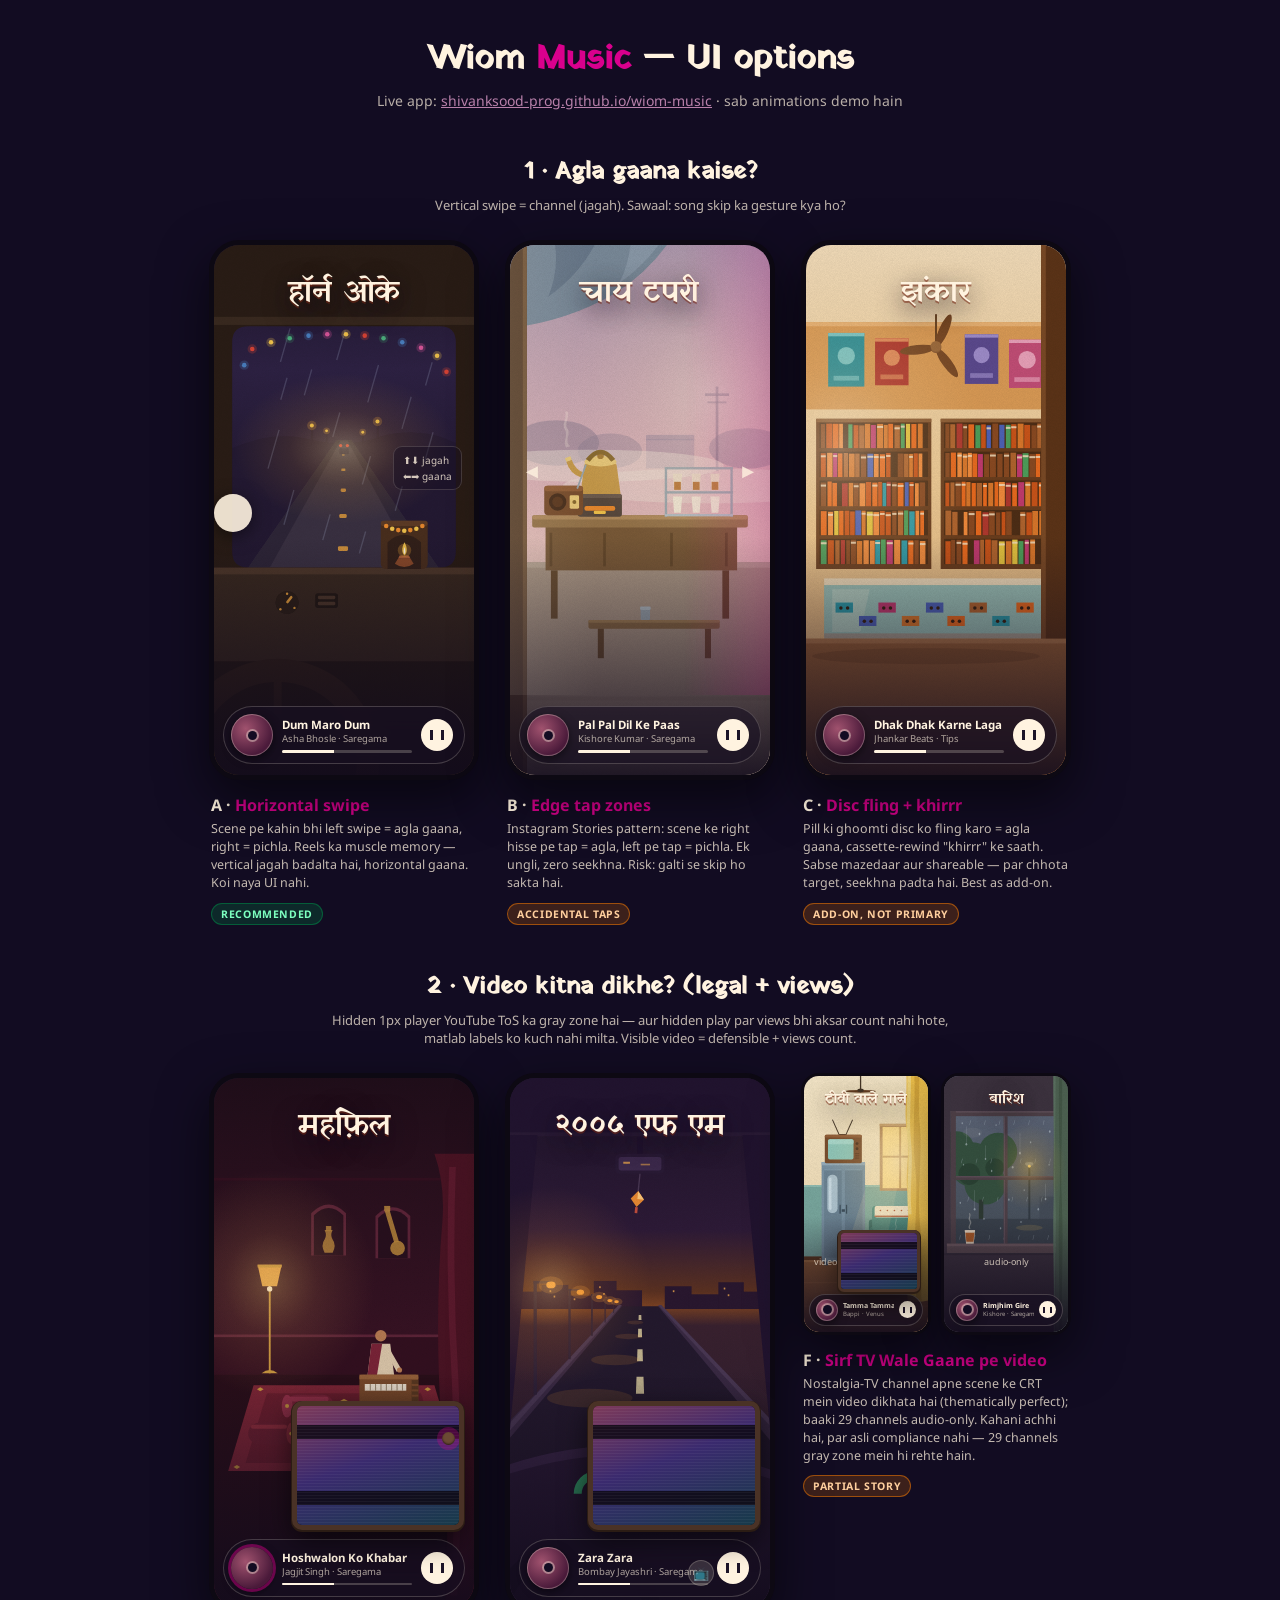
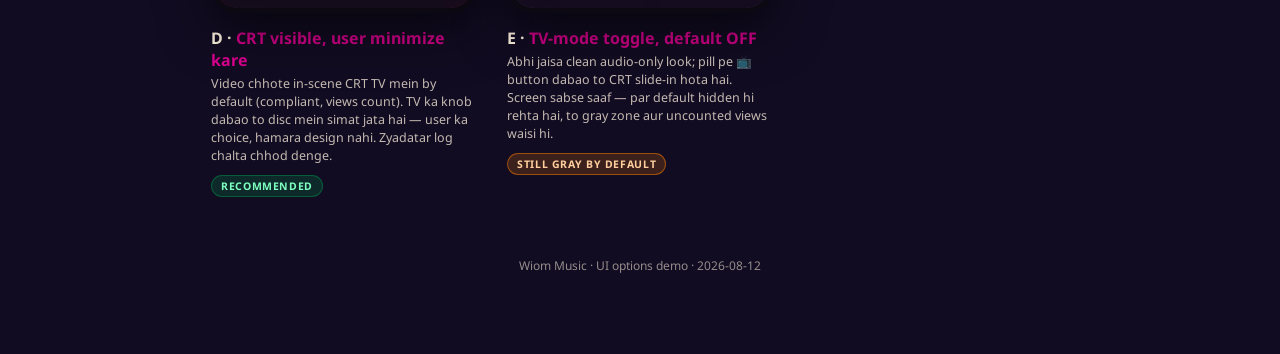
<file: options.html>
<!DOCTYPE html>
<html lang="en">
<head>
<meta charset="utf-8">
<meta name="viewport" content="width=device-width, initial-scale=1">
<title>Wiom Music — UI Options</title>
<link rel="preconnect" href="https://fonts.googleapis.com">
<link rel="preconnect" href="https://fonts.gstatic.com" crossorigin>
<link href="https://fonts.googleapis.com/css2?family=Yatra+One&family=Noto+Sans:wght@400;600;700&display=swap" rel="stylesheet">
<style>
:root { --plum:#1D1428; --cream:#FFF3E0; --brand:#D9008D; --glass:rgba(24,16,34,.6); --line:rgba(255,243,224,.2); }
* { margin:0; padding:0; box-sizing:border-box; }
body { background:#120C22; color:var(--cream); font-family:"Noto Sans",sans-serif; padding:34px 18px 80px; }
h1 { font-family:"Yatra One"; font-size:34px; text-align:center; }
h1 span { color:var(--brand); }
.sub { text-align:center; opacity:.7; font-size:14px; margin:6px 0 40px; }
h2 { font-family:"Yatra One"; font-size:24px; margin:44px 0 6px; text-align:center; }
.note { text-align:center; font-size:13px; opacity:.72; max-width:640px; margin:0 auto 26px; }
.row { display:flex; flex-wrap:wrap; gap:26px; justify-content:center; }
.opt { width:270px; }
.opt h3 { font-size:16px; margin:14px 2px 4px; }
.opt h3 b { color:var(--brand); }
.opt p { font-size:12.5px; opacity:.75; line-height:1.45; margin:0 2px; }
.tag { display:inline-block; font-size:10.5px; font-weight:700; letter-spacing:.06em; padding:3px 9px; border-radius:99px; margin:10px 0 0 2px; }
.tag.rec { background:rgba(0,128,67,.25); border:1px solid rgba(0,128,67,.6); color:#7dffc0; }
.tag.warn { background:rgba(255,128,0,.18); border:1px solid rgba(255,128,0,.5); color:#ffcf9e; }

/* phone frame */
.ph { position:relative; width:270px; height:540px; border-radius:30px; overflow:hidden;
  border:5px solid #0d0913; box-shadow:0 18px 50px rgba(0,0,0,.55); background:var(--plum); }
.ph img.scene { position:absolute; inset:0; width:100%; height:100%; object-fit:cover; }
.ph .scrimb { position:absolute; left:0; right:0; bottom:0; height:45%;
  background:linear-gradient(transparent, rgba(18,11,28,.9)); }
.ph .lock { position:absolute; top:26px; width:100%; text-align:center;
  font-family:"Yatra One"; font-size:30px; text-shadow:0 2px 0 rgba(120,40,20,.55),0 8px 26px rgba(18,11,28,.8); }
/* pill */
.pill { position:absolute; left:9px; right:9px; bottom:11px; display:flex; align-items:center; gap:9px;
  padding:7px 11px 7px 7px; border-radius:99px; background:var(--glass); border:1px solid var(--line);
  backdrop-filter:blur(14px); }
.disc { width:42px; height:42px; border-radius:50%; flex:none;
  background:radial-gradient(circle at 35% 35%, #a0526e, #4a1a3a 70%);
  box-shadow:inset 0 0 0 1px rgba(255,243,224,.3),0 3px 10px rgba(0,0,0,.5); position:relative;
  animation:spin 7s linear infinite; }
.disc::after { content:""; position:absolute; inset:0; margin:auto; width:9px; height:9px; border-radius:50%;
  background:#120C22; box-shadow:0 0 0 2px rgba(255,243,224,.4); }
@keyframes spin { to { transform:rotate(360deg); } }
.meta { flex:1; min-width:0; }
.t1 { font-size:11.5px; font-weight:700; white-space:nowrap; overflow:hidden; }
.t2 { font-size:9.5px; opacity:.65; white-space:nowrap; overflow:hidden; }
.bar { height:2.5px; border-radius:2px; background:rgba(255,243,224,.22); margin-top:5px; overflow:hidden; }
.bar i { display:block; height:100%; width:40%; background:var(--cream); }
.pp { width:32px; height:32px; border-radius:50%; background:var(--cream); flex:none; position:relative; }
.pp::after { content:""; position:absolute; inset:0; margin:auto; width:8px; height:10px;
  border-left:3px solid var(--plum); border-right:3px solid var(--plum); }

/* ---------- OPTION A: horizontal swipe ---------- */
.hand { position:absolute; z-index:6; width:38px; height:38px; border-radius:50%;
  background:rgba(255,243,224,.9); box-shadow:0 4px 18px rgba(0,0,0,.5); top:47%; }
.oA .hand { animation:swipeL 5s ease-in-out infinite; }
@keyframes swipeL {
  0%,55% { left:75%; opacity:0; transform:scale(.7); }
  60% { opacity:.95; transform:scale(1); }
  75% { left:18%; opacity:.95; }
  82%,100% { left:12%; opacity:0; }
}
.oA .trail { position:absolute; z-index:5; top:calc(47% + 16px); left:20%; right:22%; height:3px; border-radius:2px;
  background:linear-gradient(90deg, transparent, rgba(255,243,224,.85)); opacity:0;
  animation:trailL 5s ease-in-out infinite; }
@keyframes trailL { 60% { opacity:0; } 72% { opacity:.9; } 85%,100% { opacity:0; } }
.oA .t1 span { display:inline-block; animation:songswap 5s ease-in-out infinite; }
@keyframes songswap { 0%,78% { opacity:1; } 80% { opacity:0; } 84%,100% { opacity:1; } }
.oA .t1 span::before { content:"Dum Maro Dum"; animation:names 10s steps(1) infinite; }
@keyframes names { 0%,49% { content:"Dum Maro Dum"; } 50%,100% { content:"Disco Station"; } }
.axis { position:absolute; z-index:4; right:12px; top:38%; font-size:10px; opacity:.8;
  background:var(--glass); border:1px solid var(--line); padding:5px 9px; border-radius:9px; line-height:1.6; }

/* ---------- OPTION B: edge tap zones ---------- */
.zone { position:absolute; z-index:4; top:0; bottom:80px; width:33%; }
.zone.r { right:0; background:linear-gradient(270deg, rgba(217,0,141,.16), transparent);
  animation:zoneflash 5s infinite; }
.zone.l { left:0; background:linear-gradient(90deg, rgba(255,243,224,.08), transparent); }
@keyframes zoneflash { 0%,55%,90%,100% { opacity:0; } 62%,80% { opacity:1; } }
.zlabel { position:absolute; top:47%; font-size:20px; opacity:.8; }
.zone.r .zlabel { right:12px; } .zone.l .zlabel { left:12px; }
.ripple { position:absolute; z-index:6; right:16%; top:47%; width:16px; height:16px; border-radius:50%;
  border:2px solid var(--cream); opacity:0; animation:rip 5s infinite; }
@keyframes rip { 60% { opacity:0; transform:scale(.4); } 66% { opacity:.9; } 78% { opacity:0; transform:scale(2.6); } }

/* ---------- OPTION C: disc fling ---------- */
.oC .disc { animation:spin 7s linear infinite, fling 5s ease-in infinite; }
@keyframes fling {
  0%,58% { translate:0 0; opacity:1; }
  70% { translate:150px -8px; opacity:0; }
  71% { translate:-30px 0; opacity:0; }
  80%,100% { translate:0 0; opacity:1; }
}
.khirrr { position:absolute; z-index:7; bottom:74px; left:24px; font-family:"Yatra One"; font-size:17px;
  color:#FFB2E4; text-shadow:0 2px 12px rgba(217,0,141,.7); opacity:0; rotate:-7deg;
  animation:khi 5s infinite; }
@keyframes khi { 0%,60% { opacity:0; } 66%,78% { opacity:1; } 88%,100% { opacity:0; } }

/* ---------- CRT (video modes) ---------- */
.crt { position:absolute; z-index:5; right:10px; bottom:78px; width:172px; aspect-ratio:4/3;
  border-radius:10px; border:5px solid #4a3226; background:#0d0913; overflow:hidden;
  box-shadow:0 1px 0 1px #2b1c14, 0 10px 28px rgba(0,0,0,.6); }
.crt .vid { position:absolute; inset:0;
  background:linear-gradient(160deg,#7d3a5a 0%,#3a2a6e 45%,#173a4a 100%); }
.crt .vid::before { content:""; position:absolute; left:0; right:0; top:16%; height:12%; background:rgba(13,9,19,.85); }
.crt .vid::after { content:""; position:absolute; left:0; right:0; bottom:16%; height:12%; background:rgba(13,9,19,.85); }
.crt .glow { position:absolute; inset:0; background:repeating-linear-gradient(transparent 0 2px, rgba(255,255,255,.045) 2px 3px);
  animation:flick 3s infinite; }
@keyframes flick { 0%,100% { opacity:.9; } 50% { opacity:.55; } }
.knob { position:absolute; z-index:6; width:13px; height:13px; border-radius:50%;
  background:#6b4a34; right:4px; top:26px; box-shadow:inset 0 -1px 2px rgba(0,0,0,.6),0 0 0 5px rgba(217,0,141,.28);
  animation:knobpulse 2.4s infinite; }
@keyframes knobpulse { 50% { box-shadow:inset 0 -1px 2px rgba(0,0,0,.6),0 0 0 9px rgba(217,0,141,.12); } }
/* D: minimize loop */
.oD .crt { transform-origin: 22% 108%; animation:mini 7s ease-in-out infinite; }
@keyframes mini {
  0%,48% { transform:scale(1); opacity:1; border-radius:10px; }
  60%,72% { transform:scale(.13) translate(-330%, 175%); opacity:.9; border-radius:50%; }
  84%,100% { transform:scale(1); opacity:1; }
}
.oD .disc { box-shadow:0 0 0 3px rgba(217,0,141,.45), 0 3px 10px rgba(0,0,0,.5); }
/* E: toggle slide-in */
.oE .crt { animation:slidein 6s ease-in-out infinite; }
@keyframes slidein {
  0%,40% { transform:translateY(130%); opacity:0; }
  52%,86% { transform:translateY(0); opacity:1; }
  96%,100% { transform:translateY(130%); opacity:0; }
}
.tvbtn { position:absolute; z-index:7; bottom:22px; right:56px; width:26px; height:26px; border-radius:50%;
  background:rgba(255,243,224,.14); border:1px solid var(--line); display:grid; place-items:center; font-size:13px;
  animation:knobpulse 2.4s infinite; }
/* F: split demo */
.duo { display:flex; gap:10px; }
.duo .ph { width:130px; height:262px; border-radius:18px; border-width:3px; }
.duo .lock { font-size:15px; top:12px; }
.duo .crt { width:82px; right:8px; bottom:40px; border-width:3px; border-radius:6px; }
.duo .pill { left:5px; right:5px; bottom:6px; padding:4px 6px; gap:5px; }
.duo .disc { width:22px; height:22px; }
.duo .t1 { font-size:7px; } .duo .t2 { font-size:6px; } .duo .bar { display:none; }
.duo .pp { width:17px; height:17px; } .duo .pp::after { width:5px; height:6px; border-width:2px; }
.cap { position:absolute; bottom:64px; left:0; right:0; text-align:center; font-size:9px; opacity:.75; }
footer { text-align:center; margin-top:60px; font-size:12px; opacity:.55; }
</style>
</head>
<body>

<h1>Wiom <span>Music</span> — UI options</h1>
<p class="sub">Live app: <a href="index.html" style="color:#FFB2E4">shivanksood-prog.github.io/wiom-music</a> · sab animations demo hain</p>

<h2>1 · Agla gaana kaise?</h2>
<p class="note">Vertical swipe = channel (jagah). Sawaal: song skip ka gesture kya ho?</p>
<div class="row">

  <div class="opt oA">
    <div class="ph">
      <img class="scene" src="scenes/horn-ok.svg" alt="">
      <div class="scrimb"></div>
      <div class="lock">हॉर्न ओके</div>
      <div class="axis">⬆⬇ jagah<br>⬅➡ gaana</div>
      <div class="trail"></div><div class="hand"></div>
      <div class="pill"><div class="disc"></div>
        <div class="meta"><div class="t1"><span></span></div><div class="t2">Asha Bhosle · Saregama</div><div class="bar"><i></i></div></div>
        <div class="pp"></div></div>
    </div>
    <h3>A · <b>Horizontal swipe</b></h3>
    <p>Scene pe kahin bhi left swipe = agla gaana, right = pichla. Reels ka muscle memory — vertical jagah badalta hai, horizontal gaana. Koi naya UI nahi.</p>
    <span class="tag rec">RECOMMENDED</span>
  </div>

  <div class="opt oB">
    <div class="ph">
      <img class="scene" src="scenes/chai-tapri.svg" alt="">
      <div class="scrimb"></div>
      <div class="lock">चाय टपरी</div>
      <div class="zone l"><span class="zlabel">◄</span></div>
      <div class="zone r"><span class="zlabel">►</span></div>
      <div class="ripple"></div>
      <div class="pill"><div class="disc"></div>
        <div class="meta"><div class="t1">Pal Pal Dil Ke Paas</div><div class="t2">Kishore Kumar · Saregama</div><div class="bar"><i></i></div></div>
        <div class="pp"></div></div>
    </div>
    <h3>B · <b>Edge tap zones</b></h3>
    <p>Instagram Stories pattern: scene ke right hisse pe tap = agla, left pe tap = pichla. Ek ungli, zero seekhna. Risk: galti se skip ho sakta hai.</p>
    <span class="tag warn">ACCIDENTAL TAPS</span>
  </div>

  <div class="opt oC">
    <div class="ph">
      <img class="scene" src="scenes/jhankaar.svg" alt="">
      <div class="scrimb"></div>
      <div class="lock">झंकार</div>
      <div class="khirrr">khirrrrr…!</div>
      <div class="pill"><div class="disc"></div>
        <div class="meta"><div class="t1">Dhak Dhak Karne Laga</div><div class="t2">Jhankar Beats · Tips</div><div class="bar"><i></i></div></div>
        <div class="pp"></div></div>
    </div>
    <h3>C · <b>Disc fling + khirrr</b></h3>
    <p>Pill ki ghoomti disc ko fling karo = agla gaana, cassette-rewind "khirrr" ke saath. Sabse mazedaar aur shareable — par chhota target, seekhna padta hai. Best as add-on.</p>
    <span class="tag warn">ADD-ON, NOT PRIMARY</span>
  </div>
</div>

<h2>2 · Video kitna dikhe? (legal + views)</h2>
<p class="note">Hidden 1px player YouTube ToS ka gray zone hai — aur hidden play par views bhi аksar count nahi hote, matlab labels ko kuch nahi milta. Visible video = defensible + views count.</p>
<div class="row">

  <div class="opt oD">
    <div class="ph">
      <img class="scene" src="scenes/mehfil.svg" alt="">
      <div class="scrimb"></div>
      <div class="lock">महफ़िल</div>
      <div class="crt"><div class="vid"></div><div class="glow"></div><div class="knob"></div></div>
      <div class="pill"><div class="disc"></div>
        <div class="meta"><div class="t1">Hoshwalon Ko Khabar</div><div class="t2">Jagjit Singh · Saregama</div><div class="bar"><i></i></div></div>
        <div class="pp"></div></div>
    </div>
    <h3>D · <b>CRT visible, user minimize kare</b></h3>
    <p>Video chhote in-scene CRT TV mein by default (compliant, views count). TV ka knob dabao to disc mein simat jata hai — user ka choice, hamara design nahi. Zyadatar log chalta chhod denge.</p>
    <span class="tag rec">RECOMMENDED</span>
  </div>

  <div class="opt oE">
    <div class="ph">
      <img class="scene" src="scenes/2005-fm.svg" alt="">
      <div class="scrimb"></div>
      <div class="lock">२००५ एफ एम</div>
      <div class="crt"><div class="vid"></div><div class="glow"></div></div>
      <div class="tvbtn">📺</div>
      <div class="pill"><div class="disc"></div>
        <div class="meta"><div class="t1">Zara Zara</div><div class="t2">Bombay Jayashri · Saregama</div><div class="bar"><i></i></div></div>
        <div class="pp"></div></div>
    </div>
    <h3>E · <b>TV-mode toggle, default OFF</b></h3>
    <p>Abhi jaisa clean audio-only look; pill pe 📺 button dabao to CRT slide-in hota hai. Screen sabse saaf — par default hidden hi rehta hai, to gray zone aur uncounted views waisi hi.</p>
    <span class="tag warn">STILL GRAY BY DEFAULT</span>
  </div>

  <div class="opt oF">
    <div class="duo">
      <div class="ph">
        <img class="scene" src="scenes/tv-wale-gaane.svg" alt="">
        <div class="scrimb"></div>
        <div class="lock">टीवी वाले गाने</div>
        <div class="crt"><div class="vid"></div><div class="glow"></div></div>
        <div class="cap">video: scene ke CRT mein</div>
        <div class="pill"><div class="disc"></div>
          <div class="meta"><div class="t1">Tamma Tamma</div><div class="t2">Bappi · Venus</div></div>
          <div class="pp"></div></div>
      </div>
      <div class="ph">
        <img class="scene" src="scenes/baarish.svg" alt="">
        <div class="scrimb"></div>
        <div class="lock">बारिश</div>
        <div class="cap">audio-only</div>
        <div class="pill"><div class="disc"></div>
          <div class="meta"><div class="t1">Rimjhim Gire</div><div class="t2">Kishore · Saregama</div></div>
          <div class="pp"></div></div>
      </div>
    </div>
    <h3>F · <b>Sirf TV Wale Gaane pe video</b></h3>
    <p>Nostalgia-TV channel apne scene ke CRT mein video dikhata hai (thematically perfect); baaki 29 channels audio-only. Kahani achhi hai, par asli compliance nahi — 29 channels gray zone mein hi rehte hain.</p>
    <span class="tag warn">PARTIAL STORY</span>
  </div>
</div>

<footer>Wiom Music · UI options demo · 2026-08-12</footer>
</body>
</html>
</file>
